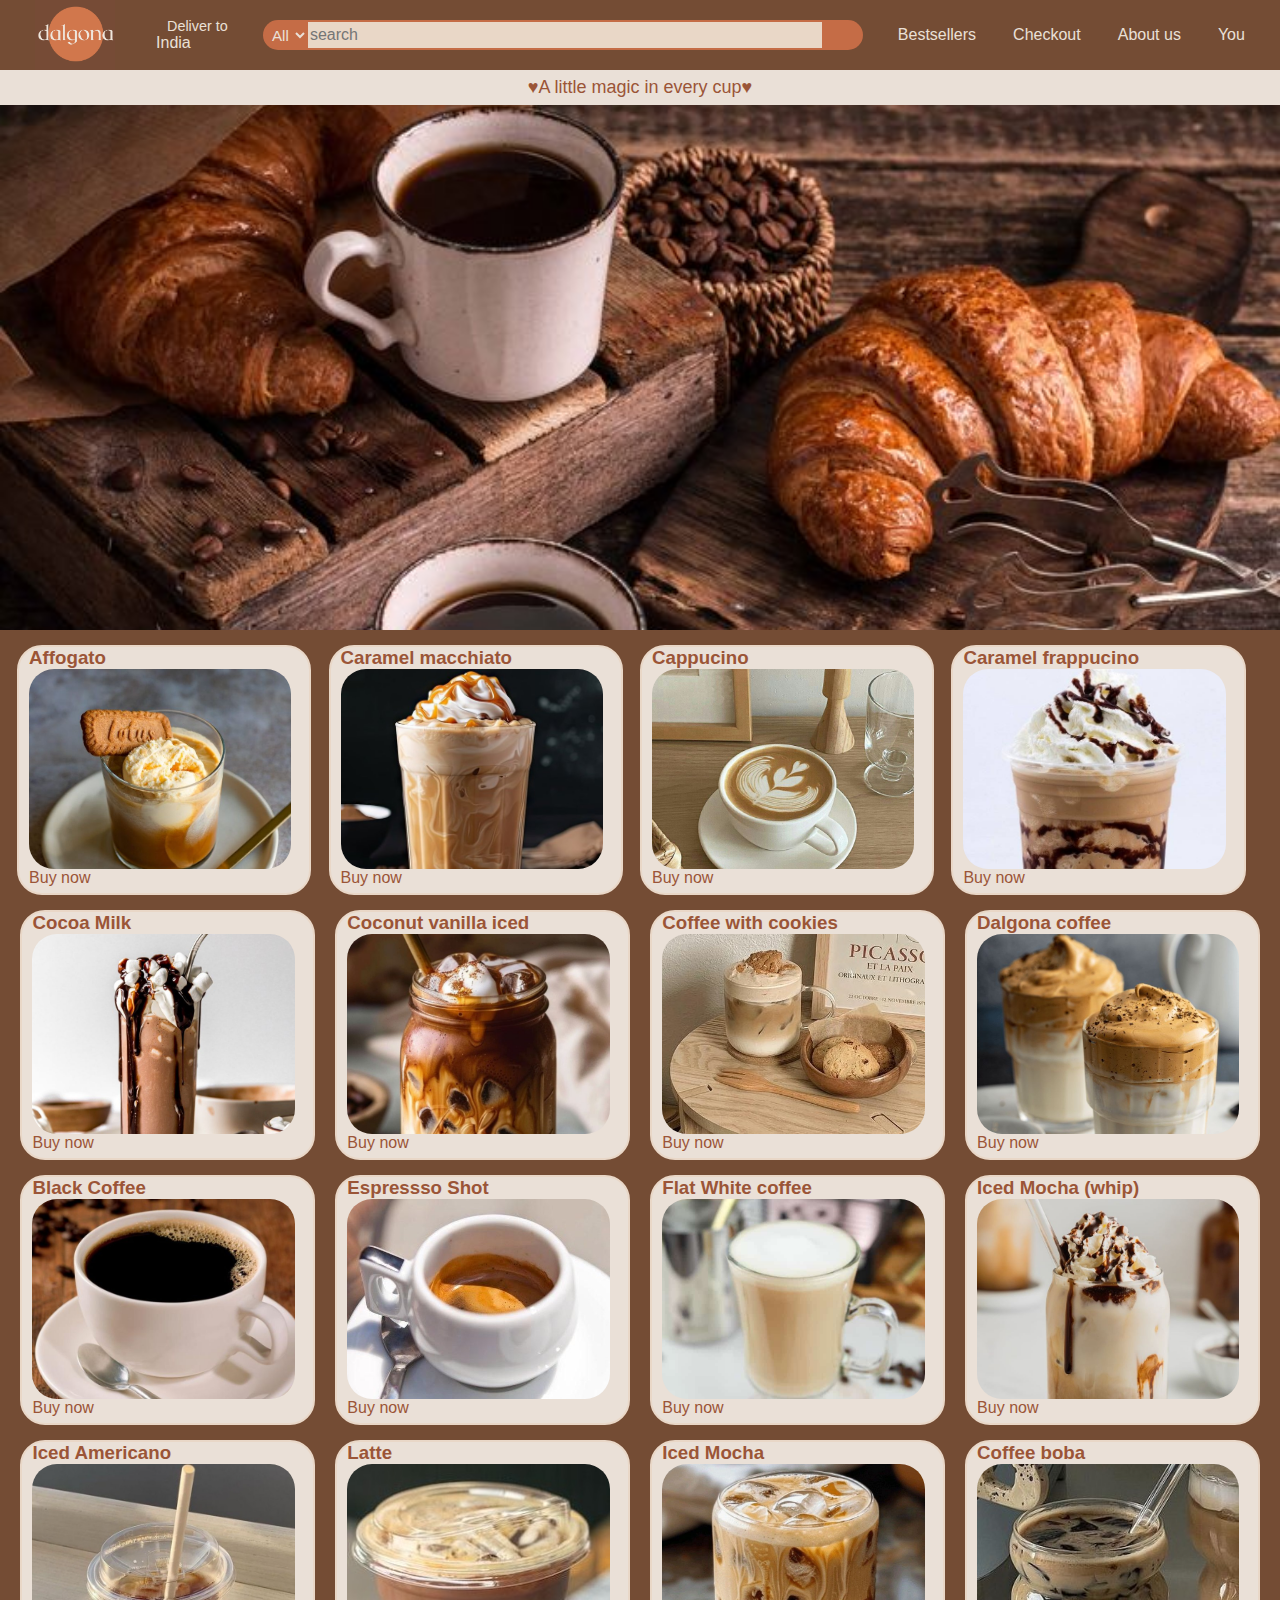
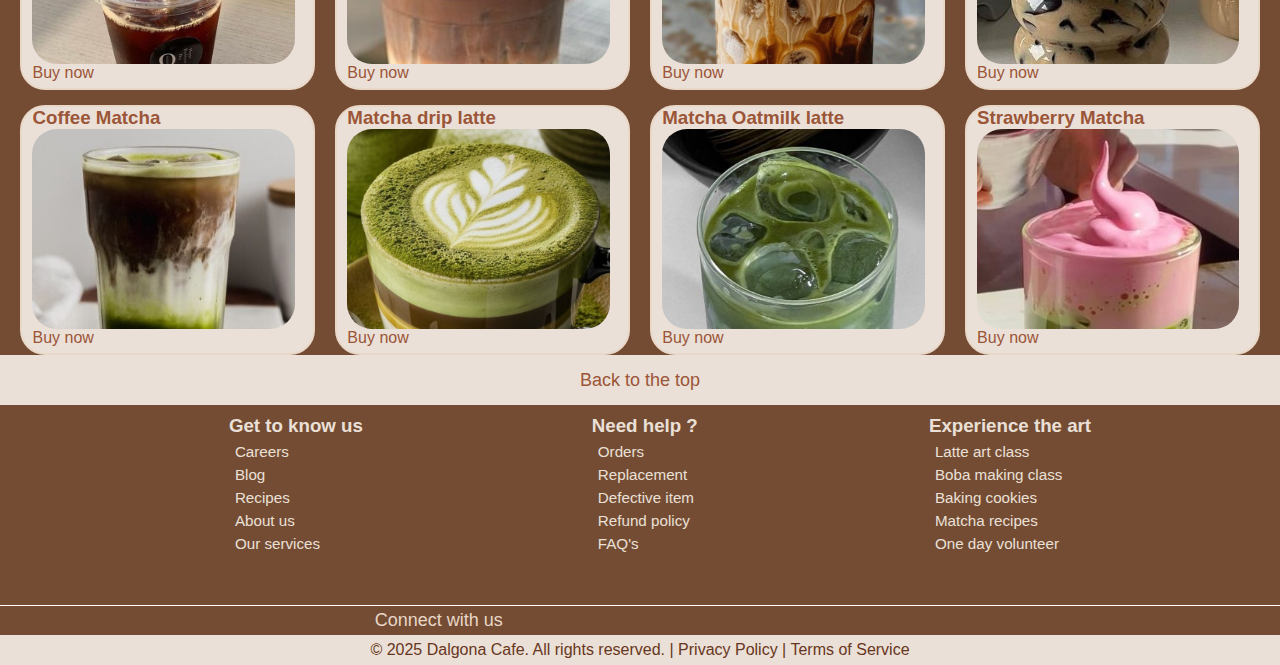
<file: index.html>
<!DOCTYPE html>
<html lang="en">
<head>
    <meta charset="UTF-8">
    <meta name="viewport" content="width=device-width, initial-scale=1.0">
    <title> dalgona cafe </title>
    <link rel="stylesheet" href="https://cdnjs.cloudflare.com/ajax/libs/font-awesome/6.7.1/css/all.min.css" integrity="sha512-5Hs3dF2AEPkpNAR7UiOHba+lRSJNeM2ECkwxUIxC1Q/FLycGTbNapWXB4tP889k5T5Ju8fs4b1P5z/iB4nMfSQ==" crossorigin="anonymous" referrerpolicy="no-referrer" />
    <link rel="stylesheet" href="homepage.css">
    <link rel="icon" type="png" href="coffee-cup.png">
</head>
<body>
   <header> 
        <div class="navbar">
            <!--  first element is logo  -->
            <div class="navbar border">
                <div class="logo"></div>
            </div>

            <!-- second element is location  -->
            <div class="address border">
                <p class="add1">Deliver to</p>
                <div class="icon">
                    <i class="fa-solid fa-location-dot"></i>
                    <p class="add2">India</p>
                </div> 
            </div>

            <!-- the third element is search bar  -->
            <div class="search border">
                <select class="search-select" >
                    <option>All</option>
                </select>
                <input placeholder="search" class="search-input">
                <div class="search-icon">
                    <i class="fa-solid fa-magnifying-glass"></i>
                </div>
            </div>
            
            
            <!-- the next element is bestsellers -->
            <div class="bestsellers border">
                <div class="iconbestsellers">
                    <i class="fa-solid fa-heart"></i>
                    <p>Bestsellers</p>
                </div>
            </div>

            <!-- the fourth element is checkout -->
            <div class="orderdelivery border">
                <!-- <p class="add11">Orders &</p> -->
                <div class="iconcart">
                    <i class="fa-solid fa-cart-shopping"></i>
                    <!-- <p class="add22">Delivery</p> -->
                     <p>Checkout</p>
                </div> 
            </div>

            <!-- the fifth element is about us  -->
             <div class="about border">
                <div class="iconaboutus">
                    <i class="fa-solid fa-shop"></i>
                </div>
                <p>About us</p>
             </div>

             <!-- the last element is the user   -->

            <div class="user border">
                <div class="usericon">
                    <i class="fa-solid fa-user"></i>
                    <p>You</p>
                </div>
            </div> 
        </div>
    </header>

    <div class="herosection">
        <div class="herotagline">
            <p> &hearts; </p> A little magic in every cup  <p> &hearts; </p>
        </div>

    </div> 

    <div class="content">
        <div class="box1 box"> 
           <div class="boxcontent">
            <h3> Affogato</h3>
           <div class="boximage" style="background-image: url('affogato1.jpeg') ;">
            
           </div>
           <p> Buy now </p>
           </div>
        </div>
        <div class="box2 box">
            <div class="boxcontent">
                <h3> Caramel macchiato </h3>
            <div class="boximage" style="background-image: url('caramelmacchiato2.jpeg');">

            </div>
            <p> Buy now </p>
            </div>
        </div>
        <div class="box3 box"> 
            <div class="boxcontent">
                <h3> Cappucino</h3>
            <div class="boximage" style="background-image: url('cappucino3.jpeg');">

            </div>
            <p> Buy now </p>
            </div>
        
        </div>
        <div class="box4 box"> 
            <div class="boxcontent">
                <h3> Caramel frappucino  </h3>
            <div class="boximage" style="background-image: url(caramelfrappucino4.jpeg);">
 
            </div>
            <p> Buy now  </p>
            </div>
        </div>
        <br>
        <div class="box5 box"> 
            <div class="boxcontent">
            <h3> Cocoa Milk  </h3>
        <div class="boximage" style="background-image: url(cocoamilk5.jpeg);">

        </div>
        <p> Buy now  </p>
        </div></div>


        <div class="box6 box"> 
            <div class="boxcontent">
            <h3> Coconut vanilla iced   </h3>
        <div class="boximage" style="background-image: url(Coconut\ Vanilla\ Iced\ Coffee\ with\ Coffee\ Whip6.jpeg);">

        </div>
        <p> Buy now  </p>
        </div> </div>


        <div class="box7 box"> 
            <div class="boxcontent">
            <h3> Coffee with cookies </h3>
        <div class="boximage" style="background-image: url(coffewithcake7.jpeg);">

        </div>
        <p> Buy now  </p>
        </div> </div>


        <div class="box8 box"> 
            <div class="boxcontent">
            <h3> Dalgona coffee  </h3>
        <div class="boximage" style="background-image: url(DalgonaCoffee8.jpeg);">

        </div>
        <p> Buy now  </p>
        </div> </div>
        <div class="box9 box"> 
            <div class="boxcontent">
            <h3> Black Coffee </h3>
        <div class="boximage" style="background-image: url(darkcoffee9.jpeg);">

        </div>
        <p> Buy now  </p>
        </div> </div>

        <div class="box10 box"> 
            <div class="boxcontent">
            <h3> Espressso Shot  </h3>
        <div class="boximage" style="background-image: url(espresso10.jpeg);">

        </div>
        <p> Buy now  </p>
        </div> </div>
        <div class="box11 box"> 
            <div class="boxcontent">
            <h3> Flat White coffee </h3>
        <div class="boximage" style="background-image: url(flatwhite11.jpeg);">

        </div>
        <p> Buy now  </p>
        </div> </div>
        <div class="box12 box"> 
            <div class="boxcontent">
            <h3> Iced Mocha (whip) </h3>
        <div class="boximage" style="background-image: url(Iced\ Mocha12.jpeg);">

        </div>
        <p> Buy now  </p>
        </div> </div>
        <div class="box13 box"> 
            <div class="boxcontent">
            <h3> Iced Americano  </h3>
        <div class="boximage" style="background-image: url(icedamericano13.jpeg);">

        </div>
        <p> Buy now  </p>
        </div> </div>

        <div class="box14 box"> 
            <div class="boxcontent">
            <h3> Latte   </h3>
        <div class="boximage" style="background-image: url(lattteart14.jpeg);">

        </div>
        <p> Buy now  </p>
        </div> </div>

        <div class="box15 box"> 
            <div class="boxcontent">
            <h3> Iced Mocha </h3>
        <div class="boximage" style="background-image: url(mochaiced15.jpeg);">

        </div>
        <p> Buy now  </p>
        </div> </div>

        <div class="box16 box"> 
            <div class="boxcontent">
            <h3> Coffee boba </h3>
        <div class="boximage" style="background-image: url(boba\ coffee.jpeg);">

        </div>
        <p> Buy now  </p>
        </div> </div>

        <div class="box16 box"> 
            <div class="boxcontent">
            <h3> Coffee Matcha  </h3>
        <div class="boximage" style="background-image: url(matcha\ coffee17.jpeg);">

        </div>
        <p> Buy now  </p>
        </div> </div>

        <div class="box16 box"> 
            <div class="boxcontent">
            <h3> Matcha drip latte </h3>
        <div class="boximage" style="background-image: url(matcha\ drip\ coffee18.jpeg);">

        </div>
        <p> Buy now  </p>
        </div> </div>

        <div class="box16 box"> 
            <div class="boxcontent">
            <h3> Matcha Oatmilk latte </h3>
        <div class="boximage" style="background-image: url(matcha\ latteoatmilk\ 19.jpeg);">

        </div>
        <p> Buy now  </p>
        </div> </div>

        <div class="box16 box"> 
            <div class="boxcontent">
            <h3> Strawberry Matcha</h3>
        <div class="boximage" style="background-image: url(strawberrymatcha\ lattee20.jpeg);">

        </div>
        <p> Buy now  </p>
        </div> </div>
    
    </div>

    <footer>
        <div class="panel1">
            Back to the top 
        </div>

        <div class="panel2">
            <ul>
                <h3> Get to know us </h3>
                <a> Careers </a>
                <a> Blog </a>
                <a> Recipes</a>
                <a> About us </a>
                <a> Our services</a>

            </ul>  

            <ul>
                <h3> Need help ? </h3>
                <a> Orders </a>
                <a> Replacement </a>
                <a> Defective item</a>
                <a> Refund policy </a>
                <a> FAQ's</a>

            </ul>


            <ul>
                <h3>Experience the art </h3>
                <a> Latte art class </a>
                <a> Boba making class </a>
                <a> Baking cookies </a>
                <a> Matcha recipes  </a>
                <a> One day volunteer </a>

            </ul>
            

        </div>

        <div class="panel3">
            Connect with us 
            <div class="logos">
            
                <i class="fa-brands fa-facebook"></i>
                <i class="fa-brands fa-instagram"></i>
                <i class="fa-brands fa-whatsapp"></i>
                <i class="fa-brands fa-pinterest"></i>
            </div>

        </div>

        <div class="panel4"> 
            © 2025 Dalgona Cafe. All rights reserved. | Privacy Policy | Terms of Service
        </div>
        

    </footer>
    
    
</body>
</html>
</file>
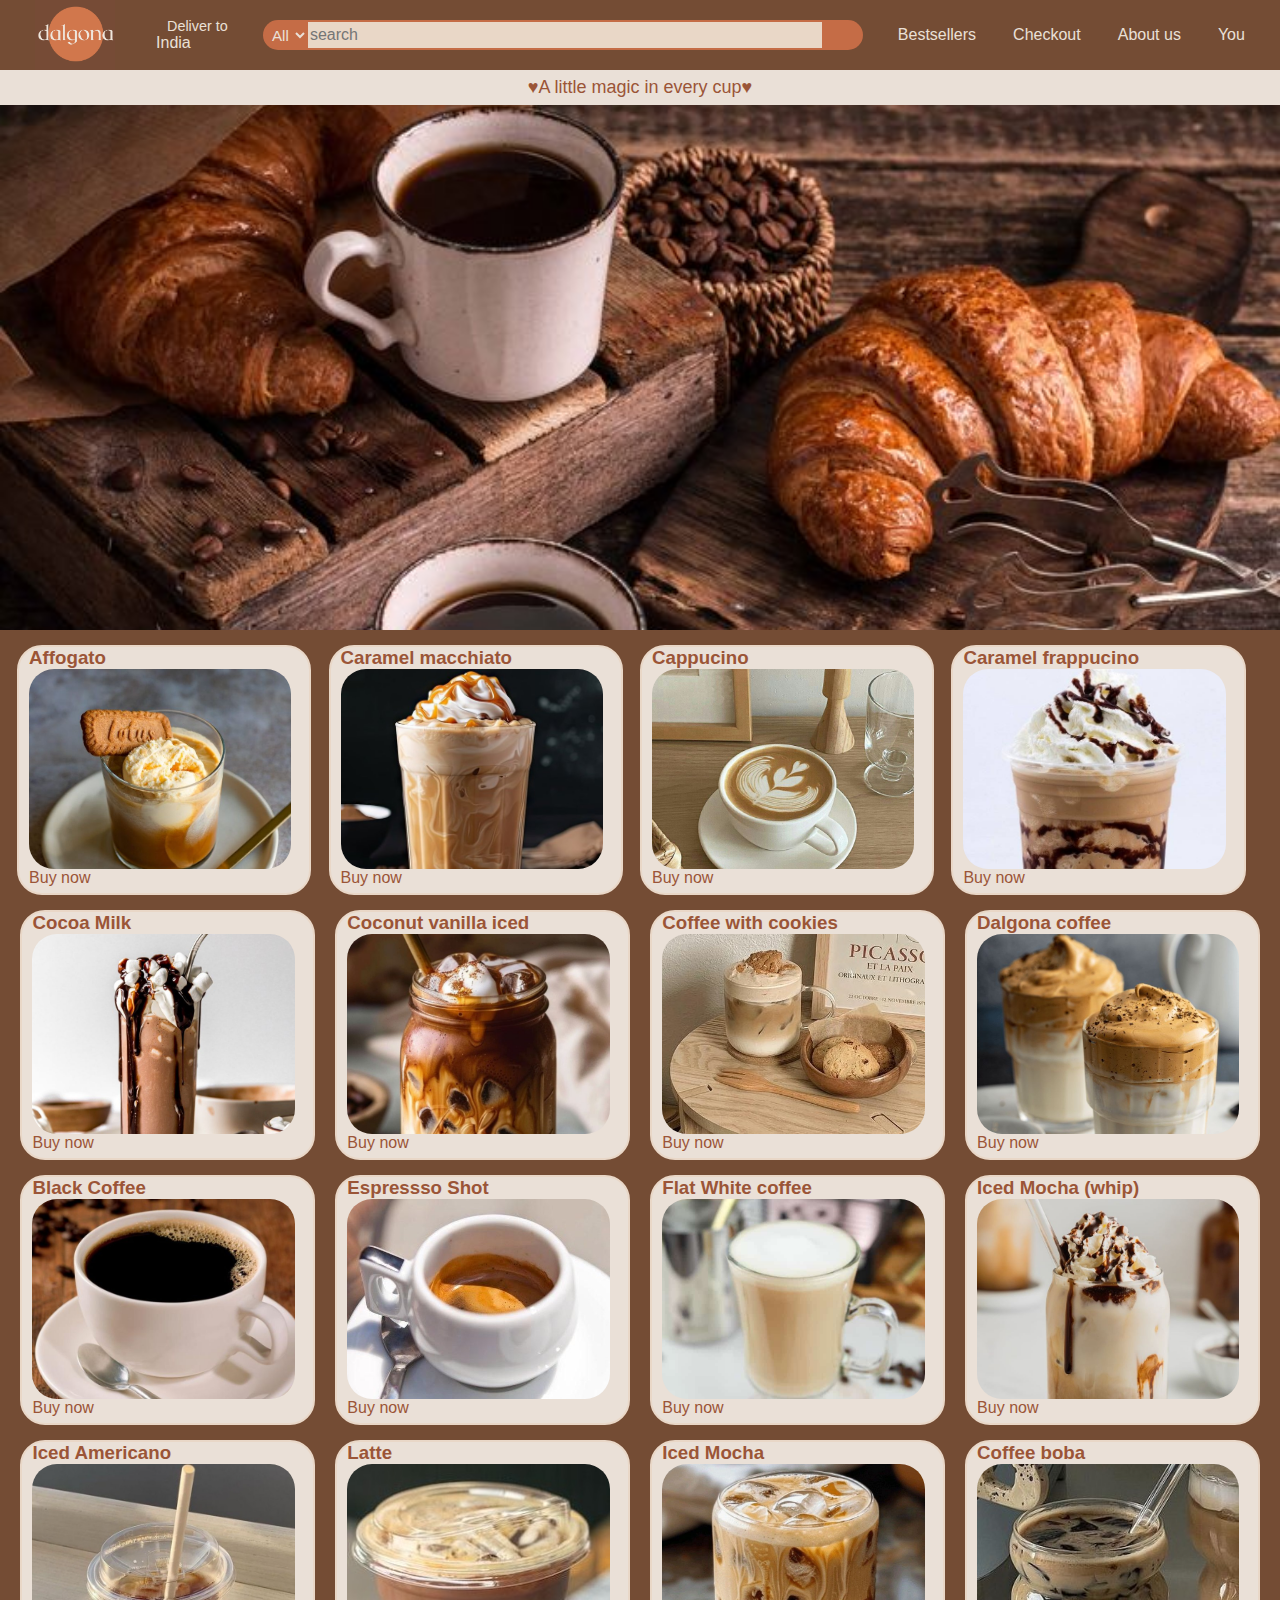
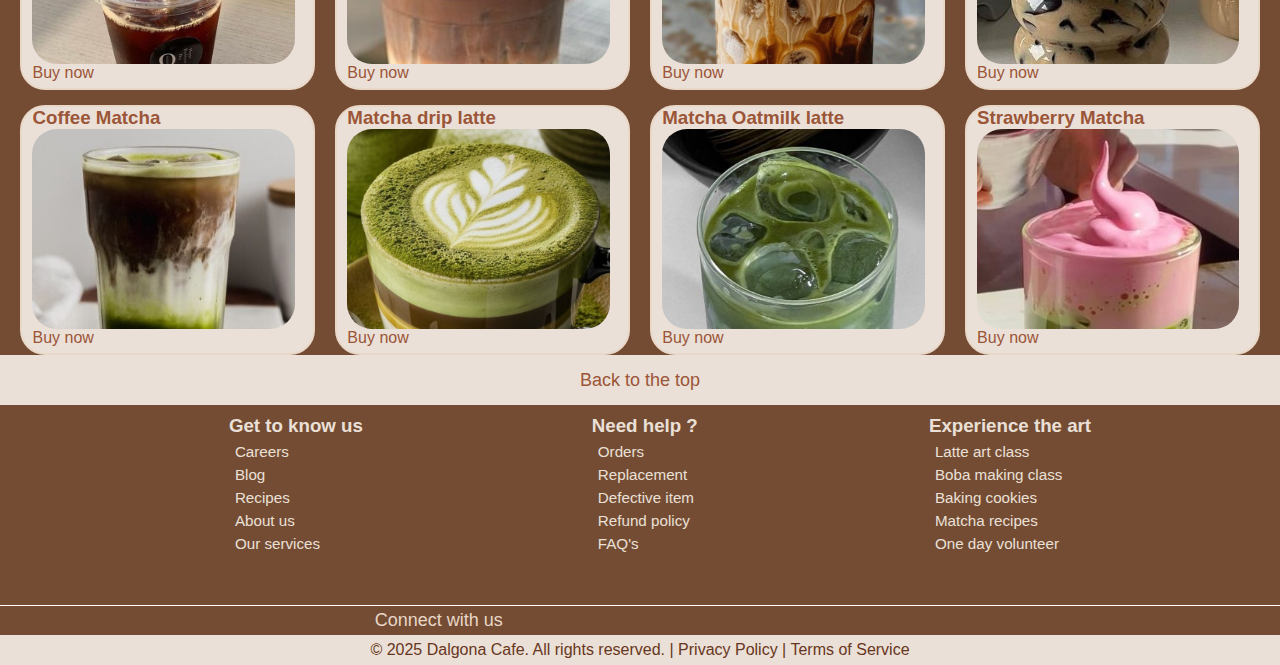
<file: homepage.html>
<!DOCTYPE html>
<html lang="en">
<head>
    <meta charset="UTF-8">
    <meta name="viewport" content="width=device-width, initial-scale=1.0">
    <title> dalgona cafe </title>
    <link rel="stylesheet" href="https://cdnjs.cloudflare.com/ajax/libs/font-awesome/6.7.1/css/all.min.css" integrity="sha512-5Hs3dF2AEPkpNAR7UiOHba+lRSJNeM2ECkwxUIxC1Q/FLycGTbNapWXB4tP889k5T5Ju8fs4b1P5z/iB4nMfSQ==" crossorigin="anonymous" referrerpolicy="no-referrer" />
    <link rel="stylesheet" href="homepage.css">
    <link rel="icon" type="png" href="coffee-cup.png">
</head>
<body>
   <header> 
        <div class="navbar">
            <!--  first element is logo  -->
            <div class="navbar border">
                <div class="logo"></div>
            </div>

            <!-- second element is location  -->
            <div class="address border">
                <p class="add1">Deliver to</p>
                <div class="icon">
                    <i class="fa-solid fa-location-dot"></i>
                    <p class="add2">India</p>
                </div> 
            </div>

            <!-- the third element is search bar  -->
            <div class="search border">
                <select class="search-select" >
                    <option>All</option>
                </select>
                <input placeholder="search" class="search-input">
                <div class="search-icon">
                    <i class="fa-solid fa-magnifying-glass"></i>
                </div>
            </div>
            
            
            <!-- the next element is bestsellers -->
            <div class="bestsellers border">
                <div class="iconbestsellers">
                    <i class="fa-solid fa-heart"></i>
                    <p>Bestsellers</p>
                </div>
            </div>

            <!-- the fourth element is checkout -->
            <div class="orderdelivery border">
                <!-- <p class="add11">Orders &</p> -->
                <div class="iconcart">
                    <i class="fa-solid fa-cart-shopping"></i>
                    <!-- <p class="add22">Delivery</p> -->
                     <p>Checkout</p>
                </div> 
            </div>

            <!-- the fifth element is about us  -->
             <div class="about border">
                <div class="iconaboutus">
                    <i class="fa-solid fa-shop"></i>
                </div>
                <p>About us</p>
             </div>

             <!-- the last element is the user   -->

            <div class="user border">
                <div class="usericon">
                    <i class="fa-solid fa-user"></i>
                    <p>You</p>
                </div>
            </div> 
        </div>
    </header>

    <div class="herosection">
        <div class="herotagline">
            <p> &hearts; </p> A little magic in every cup  <p> &hearts; </p>
        </div>

    </div> 

    <div class="content">
        <div class="box1 box"> 
           <div class="boxcontent">
            <h3> Affogato</h3>
           <div class="boximage" style="background-image: url('affogato1.jpeg') ;">
            
           </div>
           <p> Buy now </p>
           </div>
        </div>
        <div class="box2 box">
            <div class="boxcontent">
                <h3> Caramel macchiato </h3>
            <div class="boximage" style="background-image: url('caramelmacchiato2.jpeg');">

            </div>
            <p> Buy now </p>
            </div>
        </div>
        <div class="box3 box"> 
            <div class="boxcontent">
                <h3> Cappucino</h3>
            <div class="boximage" style="background-image: url('cappucino3.jpeg');">

            </div>
            <p> Buy now </p>
            </div>
        
        </div>
        <div class="box4 box"> 
            <div class="boxcontent">
                <h3> Caramel frappucino  </h3>
            <div class="boximage" style="background-image: url(caramelfrappucino4.jpeg);">
 
            </div>
            <p> Buy now  </p>
            </div>
        </div>
        <br>
        <div class="box5 box"> 
            <div class="boxcontent">
            <h3> Cocoa Milk  </h3>
        <div class="boximage" style="background-image: url(cocoamilk5.jpeg);">

        </div>
        <p> Buy now  </p>
        </div></div>


        <div class="box6 box"> 
            <div class="boxcontent">
            <h3> Coconut vanilla iced   </h3>
        <div class="boximage" style="background-image: url(Coconut\ Vanilla\ Iced\ Coffee\ with\ Coffee\ Whip6.jpeg);">

        </div>
        <p> Buy now  </p>
        </div> </div>


        <div class="box7 box"> 
            <div class="boxcontent">
            <h3> Coffee with cookies </h3>
        <div class="boximage" style="background-image: url(coffewithcake7.jpeg);">

        </div>
        <p> Buy now  </p>
        </div> </div>


        <div class="box8 box"> 
            <div class="boxcontent">
            <h3> Dalgona coffee  </h3>
        <div class="boximage" style="background-image: url(DalgonaCoffee8.jpeg);">

        </div>
        <p> Buy now  </p>
        </div> </div>
        <div class="box9 box"> 
            <div class="boxcontent">
            <h3> Black Coffee </h3>
        <div class="boximage" style="background-image: url(darkcoffee9.jpeg);">

        </div>
        <p> Buy now  </p>
        </div> </div>

        <div class="box10 box"> 
            <div class="boxcontent">
            <h3> Espressso Shot  </h3>
        <div class="boximage" style="background-image: url(espresso10.jpeg);">

        </div>
        <p> Buy now  </p>
        </div> </div>
        <div class="box11 box"> 
            <div class="boxcontent">
            <h3> Flat White coffee </h3>
        <div class="boximage" style="background-image: url(flatwhite11.jpeg);">

        </div>
        <p> Buy now  </p>
        </div> </div>
        <div class="box12 box"> 
            <div class="boxcontent">
            <h3> Iced Mocha (whip) </h3>
        <div class="boximage" style="background-image: url(Iced\ Mocha12.jpeg);">

        </div>
        <p> Buy now  </p>
        </div> </div>
        <div class="box13 box"> 
            <div class="boxcontent">
            <h3> Iced Americano  </h3>
        <div class="boximage" style="background-image: url(icedamericano13.jpeg);">

        </div>
        <p> Buy now  </p>
        </div> </div>

        <div class="box14 box"> 
            <div class="boxcontent">
            <h3> Latte   </h3>
        <div class="boximage" style="background-image: url(lattteart14.jpeg);">

        </div>
        <p> Buy now  </p>
        </div> </div>

        <div class="box15 box"> 
            <div class="boxcontent">
            <h3> Iced Mocha </h3>
        <div class="boximage" style="background-image: url(mochaiced15.jpeg);">

        </div>
        <p> Buy now  </p>
        </div> </div>

        <div class="box16 box"> 
            <div class="boxcontent">
            <h3> Coffee boba </h3>
        <div class="boximage" style="background-image: url(boba\ coffee.jpeg);">

        </div>
        <p> Buy now  </p>
        </div> </div>

        <div class="box16 box"> 
            <div class="boxcontent">
            <h3> Coffee Matcha  </h3>
        <div class="boximage" style="background-image: url(matcha\ coffee17.jpeg);">

        </div>
        <p> Buy now  </p>
        </div> </div>

        <div class="box16 box"> 
            <div class="boxcontent">
            <h3> Matcha drip latte </h3>
        <div class="boximage" style="background-image: url(matcha\ drip\ coffee18.jpeg);">

        </div>
        <p> Buy now  </p>
        </div> </div>

        <div class="box16 box"> 
            <div class="boxcontent">
            <h3> Matcha Oatmilk latte </h3>
        <div class="boximage" style="background-image: url(matcha\ latteoatmilk\ 19.jpeg);">

        </div>
        <p> Buy now  </p>
        </div> </div>

        <div class="box16 box"> 
            <div class="boxcontent">
            <h3> Strawberry Matcha</h3>
        <div class="boximage" style="background-image: url(strawberrymatcha\ lattee20.jpeg);">

        </div>
        <p> Buy now  </p>
        </div> </div>
    
    </div>

    <footer>
        <div class="panel1">
            Back to the top 
        </div>

        <div class="panel2">
            <ul>
                <h3> Get to know us </h3>
                <a> Careers </a>
                <a> Blog </a>
                <a> Recipes</a>
                <a> About us </a>
                <a> Our services</a>

            </ul>  

            <ul>
                <h3> Need help ? </h3>
                <a> Orders </a>
                <a> Replacement </a>
                <a> Defective item</a>
                <a> Refund policy </a>
                <a> FAQ's</a>

            </ul>


            <ul>
                <h3>Experience the art </h3>
                <a> Latte art class </a>
                <a> Boba making class </a>
                <a> Baking cookies </a>
                <a> Matcha recipes  </a>
                <a> One day volunteer </a>

            </ul>
            

        </div>

        <div class="panel3">
            Connect with us 
            <div class="logos">
            
                <i class="fa-brands fa-facebook"></i>
                <i class="fa-brands fa-instagram"></i>
                <i class="fa-brands fa-whatsapp"></i>
                <i class="fa-brands fa-pinterest"></i>
            </div>

        </div>

        <div class="panel4"> 
            © 2025 Dalgona Cafe. All rights reserved. | Privacy Policy | Terms of Service
        </div>
        

    </footer>
    
    
</body>
</html>
</file>
<file: homepage.css>
*{
  margin: 0;
  font-family: Arial, Helvetica, sans-serif;
  box-sizing: border-box;
}
body{
    background-color:#EAE0D7;
}
/* styling for navbar */
.navbar{
  height: 70px;
  width: vw;
  background-color: #744C34;
  display: flex;
  box-sizing: border-box;
  align-items: center;
  justify-content: space-evenly;
}

/* styling for logo that is being added now */

.logo{
  background-image: url(dalgonalogo.png);
  background-size: cover;
  height: 70px;
  width: 80px;
  box-sizing: border-box;
}
.border{
    border: 2px solid transparent;
}

.border:hover{
  border: 2px solid rgb(196, 193, 193);
  border-radius: 3px;
}

/* the location   */
.add1{
  color: #EAE0D7; 
 font-size: 0.90rem;
 margin-left: 15px;
}
.add2{
  color:#EAE0D7 ;
font-size: 1rem;
margin-left: 4px;
}
.icon{
  display: flex;
  align-items: center;
  color: #EAE0D7;
}
/*  styling for search bar engine  */
.search{
  display: flex;
  justify-content:space-evenly ;
  background-color: #c56c46;
  width: 600px;
  height: 30px;
  border-radius: 50px;
}

.search-select{
  background-color: #c56c46;
  color: #EAE0D7;
  font-size: 0.95rem;
  width: 50px;
  text-align: center;
  border-top-left-radius: 50px;
  border-bottom-left-radius:50px;
  border: none;
}
.search-input{
  width: 100%;
  font-size: 1rem;
  border: none;
  background-color: #e9d7c7;
}
.search-icon{
  width: 45px;
  display:flex;
  justify-content: center;
  align-items: center;
  font-size: 1.1rem;
  color:#EAE0D7 ;
}

.search:hover{
  border: 2px solid rgb(196, 193, 193);
  border-radius: 5px;
}

/* styling for delivery and orders */
.add11{
  font-size: 0.95rem;
  margin-left: 20px;
  color: #EAE0D7;
}
.add22{
font-size: 1rem;
margin-left: 4px;
color: #EAE0D7;
}
.iconcart{
  /* display: flex; */
  align-items:center;
  color: #EAE0D7;
  align-items: center;
}
.orderdelivery:hover{
  border: 2px solid rgb(196, 193, 193);
  border-radius: 3px;
}

/* styling for bestsellers  */
.about{
  color: #EAE0D7;
}
.iconbestsellers{
  color: #EAE0D7;
  /* display: flex; */
  align-items: center;
}
.bestsellers:hover{
  border: 2px solid rgb(196, 193, 193);
  border-radius: 3px;
}
.about:hover{
  border: 2px solid rgb(196, 193, 193);
  border-radius: 3px;
}
 /* styling for user login section  */
.usericon{
  color: #EAE0D7;
}
.user:hover{
  border: 2px solid rgb(196, 193, 193);
  border-radius: 3px;
}


/*  now we are creating the hero section  */

.herosection{
  height: 560px;
  width: vw;
  color: #c56c46;
  /* background-image: url(lattteart.jpeg); */
  background-size:cover;
  /* height:vh;
  width:vw; */
  background-image:url(hs.jpeg);
  /* display: flex; */
  /* background-size: cover; */

}
.herotagline{
  background-color: #EAE0D7;
  color: #9b5537;
  height: 35px;
  font-size: large;
  display: flex;
  align-items: center;
  justify-content: center;
}

/*  styling for main products and main content  */
.content{
  display: flex;
  flex-wrap: wrap;
  justify-content: space-evenly;
  background-color: #744C34;
}

.box{
  height: 250px;
  width: 23%;
  border: 2px solid #e9d7c7;
  background-color: #EAE0D7;
  border-radius: 25px;
  /* padding: 20px 0px 15px ; */
  margin-top: 15px;
  color:#9b5537;
}

.boximage{
  height: 200px;
  width: 97%;
  background-size: cover;
  border-radius: 25px;
}
.boxcontent{
  margin-left: 10px;
  margin-right: 10px;
}

/* the styling for footer section */

footer {
  margin-top:15px;
}

.panel1 {
  background-color:#EAE0D7 ;
  height: 35px;
  width: vw;
  font-size: 18px;
  color: #9b5537;
  display: flex;
  justify-content: center;


}

.panel2{
  background-color:#744C34;
  color: #EAE0D7;
  height: 200px;
  width: vw;
  display: flex;
  justify-content: space-evenly;
}
  
ul{
  margin-top: 10px;
}

ul a {
  display: block;
  font-size: 0.95rem;
  margin: 6px;
}

.panel3{
  background-color: #744C34;
  border-top: 0.5px solid white;
  display: flex;
  justify-content: center;
  align-items: center;
  color: #e9d7c7;
  font-size: large;
  word-spacing: 0.25;
  height: 30px;
  justify-content: space-evenly;
}

.panel4{
 display: flex;
 justify-content: center;
 align-items: center;
 color: #683620;
 height: 30px;
}

.logos i {
  font-size: 20px;
  color: #EAE0D7;
  display:inline;
  align-items: center;
  justify-content: space-around;
  margin-right: 7px;
  
}
</file>
